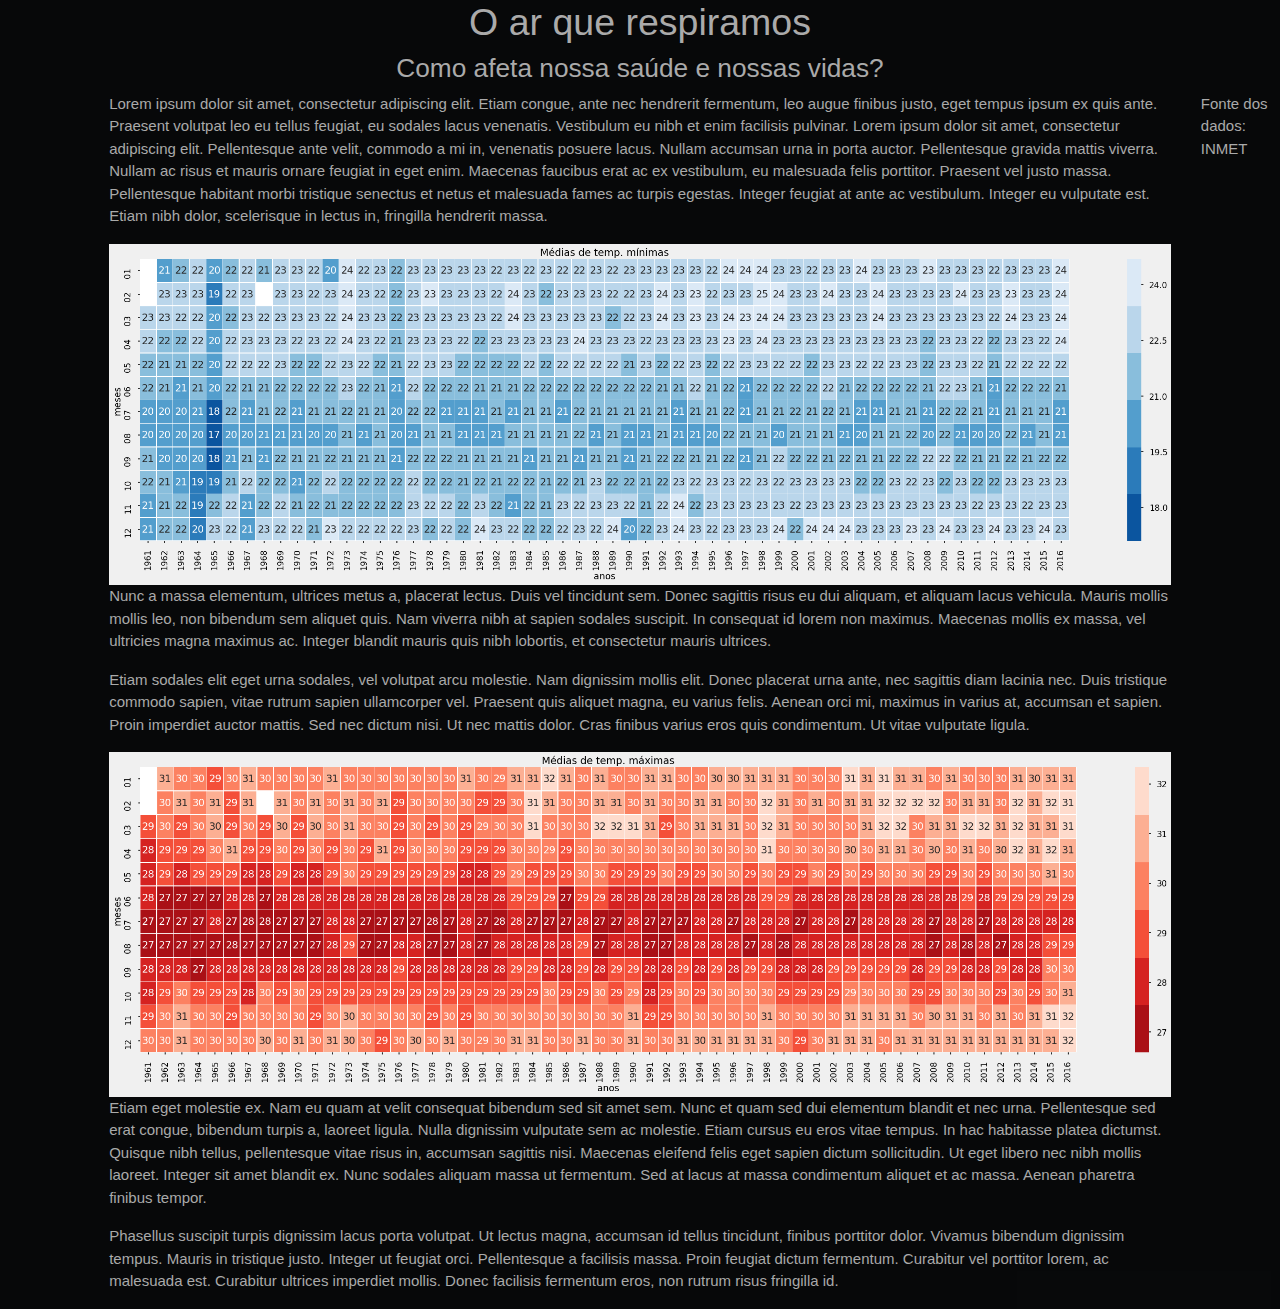
<file: aulas/aula5/templates/index.html>
<html>
	<head>
		<meta charset="utf-8">
		<title>Nós e o ar que respiramos</title>
		<link rel="stylesheet" href="bootstrap.min.css">
		<link rel="stylesheet" href="my.css">
	</head>
	<body class="fixed-bg">
	<div style="background-color: rgba(0,0,0,.8);">
			<div class="text-center container-fluid">
			<h1>O ar que respiramos</h1>
			<h3>Como afeta nossa saúde e nossas vidas?</h3>
		</div>
		<div class="row">
			<div class="col-sm-1">
				
			</div>
			<div class="col-sm-10">

				<p>Lorem ipsum dolor sit amet, consectetur adipiscing elit. Etiam congue, ante nec hendrerit fermentum, leo augue finibus justo, eget tempus ipsum ex quis ante. Praesent volutpat leo eu tellus feugiat, eu sodales lacus venenatis. Vestibulum eu nibh et enim facilisis pulvinar. Lorem ipsum dolor sit amet, consectetur adipiscing elit. Pellentesque ante velit, commodo a mi in, venenatis posuere lacus. Nullam accumsan urna in porta auctor. Pellentesque gravida mattis viverra. Nullam ac risus et mauris ornare feugiat in eget enim. Maecenas faucibus erat ac ex vestibulum, eu malesuada felis porttitor. Praesent vel justo massa. Pellentesque habitant morbi tristique senectus et netus et malesuada fames ac turpis egestas. Integer feugiat at ante ac vestibulum. Integer eu vulputate est. Etiam nibh dolor, scelerisque in lectus in, fringilla hendrerit massa. </p>

				<img src="temp_minimas.png", width="100%" style="background-color: #f0f0f0">

				<p> Nunc a massa elementum, ultrices metus a, placerat lectus. Duis vel tincidunt sem. Donec sagittis risus eu dui aliquam, et aliquam lacus vehicula. Mauris mollis mollis leo, non bibendum sem aliquet quis. Nam viverra nibh at sapien sodales suscipit. In consequat id lorem non maximus. Maecenas mollis ex massa, vel ultricies magna maximus ac. Integer blandit mauris quis nibh lobortis, et consectetur mauris ultrices.</p>

				<p>Etiam sodales elit eget urna sodales, vel volutpat arcu molestie. Nam dignissim mollis elit. Donec placerat urna ante, nec sagittis diam lacinia nec. Duis tristique commodo sapien, vitae rutrum sapien ullamcorper vel. Praesent quis aliquet magna, eu varius felis. Aenean orci mi, maximus in varius at, accumsan et sapien. Proin imperdiet auctor mattis. Sed nec dictum nisi. Ut nec mattis dolor. Cras finibus varius eros quis condimentum. Ut vitae vulputate ligula.</p>

				<img src="temp_maximas.png", width="100%" style="background-color: #f0f0f0">

				<p>
					Etiam eget molestie ex. Nam eu quam at velit consequat bibendum sed sit amet sem. Nunc et quam sed dui elementum blandit et nec urna. Pellentesque sed erat congue, bibendum turpis a, laoreet ligula. Nulla dignissim vulputate sem ac molestie. Etiam cursus eu eros vitae tempus. In hac habitasse platea dictumst. Quisque nibh tellus, pellentesque vitae risus in, accumsan sagittis nisi. Maecenas eleifend felis eget sapien dictum sollicitudin. Ut eget libero nec nibh mollis laoreet. Integer sit amet blandit ex. Nunc sodales aliquam massa ut fermentum. Sed at lacus at massa condimentum aliquet et ac massa. Aenean pharetra finibus tempor. 
				</p>
				<p>Phasellus suscipit turpis dignissim lacus porta volutpat. Ut lectus magna, accumsan id tellus tincidunt, finibus porttitor dolor. Vivamus bibendum dignissim tempus. Mauris in tristique justo. Integer ut feugiat orci. Pellentesque a facilisis massa. Proin feugiat dictum fermentum. Curabitur vel porttitor lorem, ac malesuada est. Curabitur ultrices imperdiet mollis. Donec facilisis fermentum eros, non rutrum risus fringilla id. </p>

			</div>
			<div class="col-sm-1">
				<p>Fonte dos dados: INMET</p>
			</div>
		</div>
		</div>	
	</body>
</html>
</file>
<file: aulas/aula5/templates/my.css>
.fixed-bg {
    /* The background image */
    background-image: url("http://www.nature.org.au/media/1909/pollution.jpg");
    min-height: 500px;
    /* Set background image to fixed (don't scroll along with the page) */
    background-attachment: fixed;
    /* Center the background image */
    background-position: center;
    /* Set the background image to no repeat */
    background-repeat: no-repeat;
    /* Scale the background image to be as large as possible */
    background-size: cover;
}
</file>
